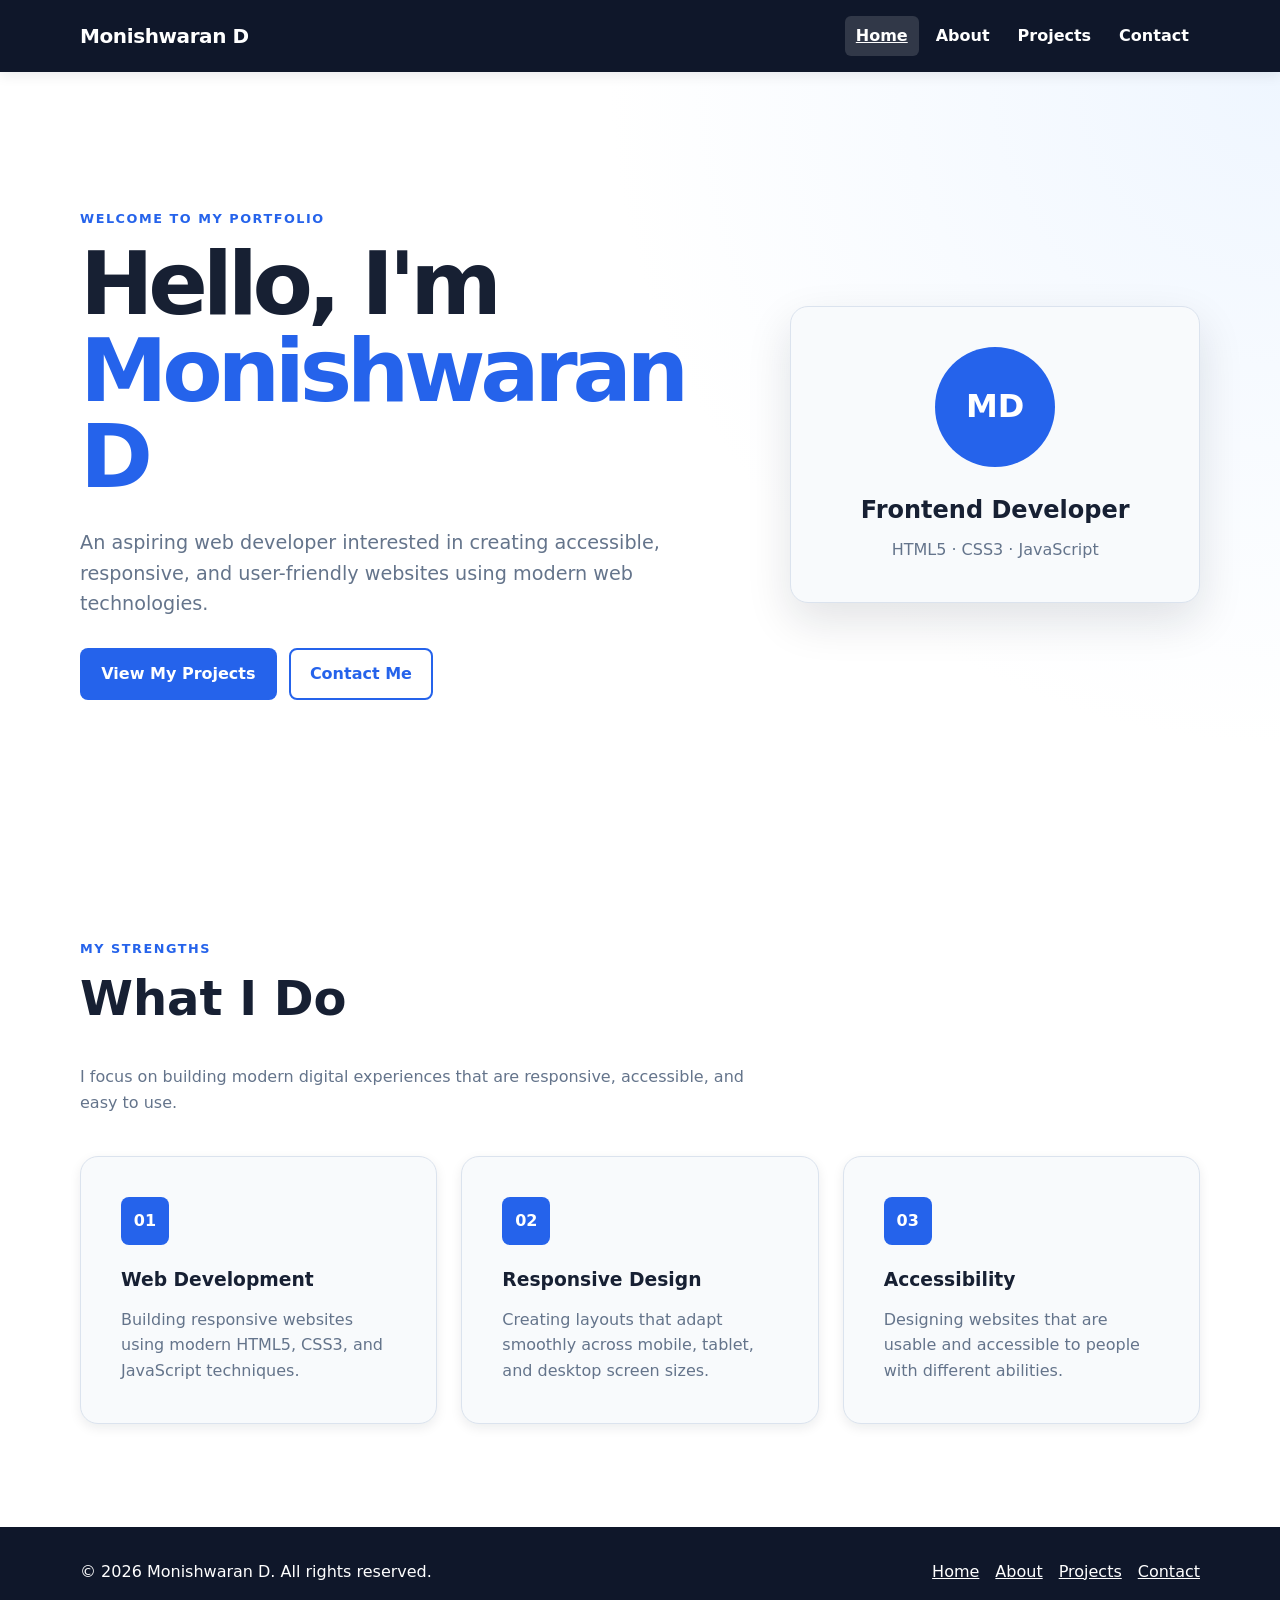
<file: index.html>
<!DOCTYPE html>
<html lang="en">
<head>
    <meta charset="UTF-8">

    <meta name="viewport"
          content="width=device-width, initial-scale=1.0">

    <meta name="description"
          content="Personal portfolio of Monishwaran D, an aspiring web developer focused on responsive and accessible websites.">

    <meta name="author" content="Monishwaran D">

    <meta name="theme-color" content="#2563eb">

    <title>Monishwaran D | Web Developer Portfolio</title>

    <link rel="stylesheet" href="style.css">
</head>

<body>

    <a class="skip-link" href="#main-content">
        Skip to main content
    </a>

    <header class="site-header">

        <nav class="navbar container" aria-label="Primary navigation">

            <a class="logo" href="index.html">
                Monishwaran D
            </a>

            <ul class="nav-list">

                <li>
                    <a href="index.html" aria-current="page">
                        Home
                    </a>
                </li>

                <li>
                    <a href="about.html">
                        About
                    </a>
                </li>

                <li>
                    <a href="projects.html">
                        Projects
                    </a>
                </li>

                <li>
                    <a href="contact.html">
                        Contact
                    </a>
                </li>

            </ul>

        </nav>

    </header>


    <main id="main-content">

        <section class="hero">

            <div class="container hero-grid">

                <div class="hero-content">

                    <p class="eyebrow">
                        Welcome to my portfolio
                    </p>

                    <h1>
                        Hello, I'm
                        <span>Monishwaran D</span>
                    </h1>

                    <p class="hero-text">
                        An aspiring web developer interested in creating
                        accessible, responsive, and user-friendly websites
                        using modern web technologies.
                    </p>

                    <div class="button-group">

                        <a class="button primary-button"
                           href="projects.html">
                            View My Projects
                        </a>

                        <a class="button secondary-button"
                           href="contact.html">
                            Contact Me
                        </a>

                    </div>

                </div>


                <aside class="hero-card" aria-label="Professional summary">

                    <div class="profile-circle">
                        MD
                    </div>

                    <h2>
                        Frontend Developer
                    </h2>

                    <p>
                        HTML5 · CSS3 · JavaScript
                    </p>

                </aside>

            </div>

        </section>


        <section class="section skills-section"
                 aria-labelledby="skills-heading">

            <div class="container">

                <div class="section-heading">

                    <p class="eyebrow">
                        My strengths
                    </p>

                    <h2 id="skills-heading">
                        What I Do
                    </h2>

                    <p>
                        I focus on building modern digital experiences
                        that are responsive, accessible, and easy to use.
                    </p>

                </div>


                <div class="feature-grid">

                    <article class="feature-card">

                        <div class="card-icon">
                            01
                        </div>

                        <h3>
                            Web Development
                        </h3>

                        <p>
                            Building responsive websites using modern
                            HTML5, CSS3, and JavaScript techniques.
                        </p>

                    </article>


                    <article class="feature-card">

                        <div class="card-icon">
                            02
                        </div>

                        <h3>
                            Responsive Design
                        </h3>

                        <p>
                            Creating layouts that adapt smoothly across
                            mobile, tablet, and desktop screen sizes.
                        </p>

                    </article>


                    <article class="feature-card">

                        <div class="card-icon">
                            03
                        </div>

                        <h3>
                            Accessibility
                        </h3>

                        <p>
                            Designing websites that are usable and
                            accessible to people with different abilities.
                        </p>

                    </article>

                </div>

            </div>

        </section>

    </main>


    <footer class="site-footer">

        <div class="container footer-content">

            <p>
                &copy; 2026 Monishwaran D. All rights reserved.
            </p>

            <nav aria-label="Footer navigation">

                <ul class="footer-nav">

                    <li>
                        <a href="index.html">
                            Home
                        </a>
                    </li>

                    <li>
                        <a href="about.html">
                            About
                        </a>
                    </li>

                    <li>
                        <a href="projects.html">
                            Projects
                        </a>
                    </li>

                    <li>
                        <a href="contact.html">
                            Contact
                        </a>
                    </li>

                </ul>

            </nav>

        </div>

    </footer>

</body>
</html>
</file>
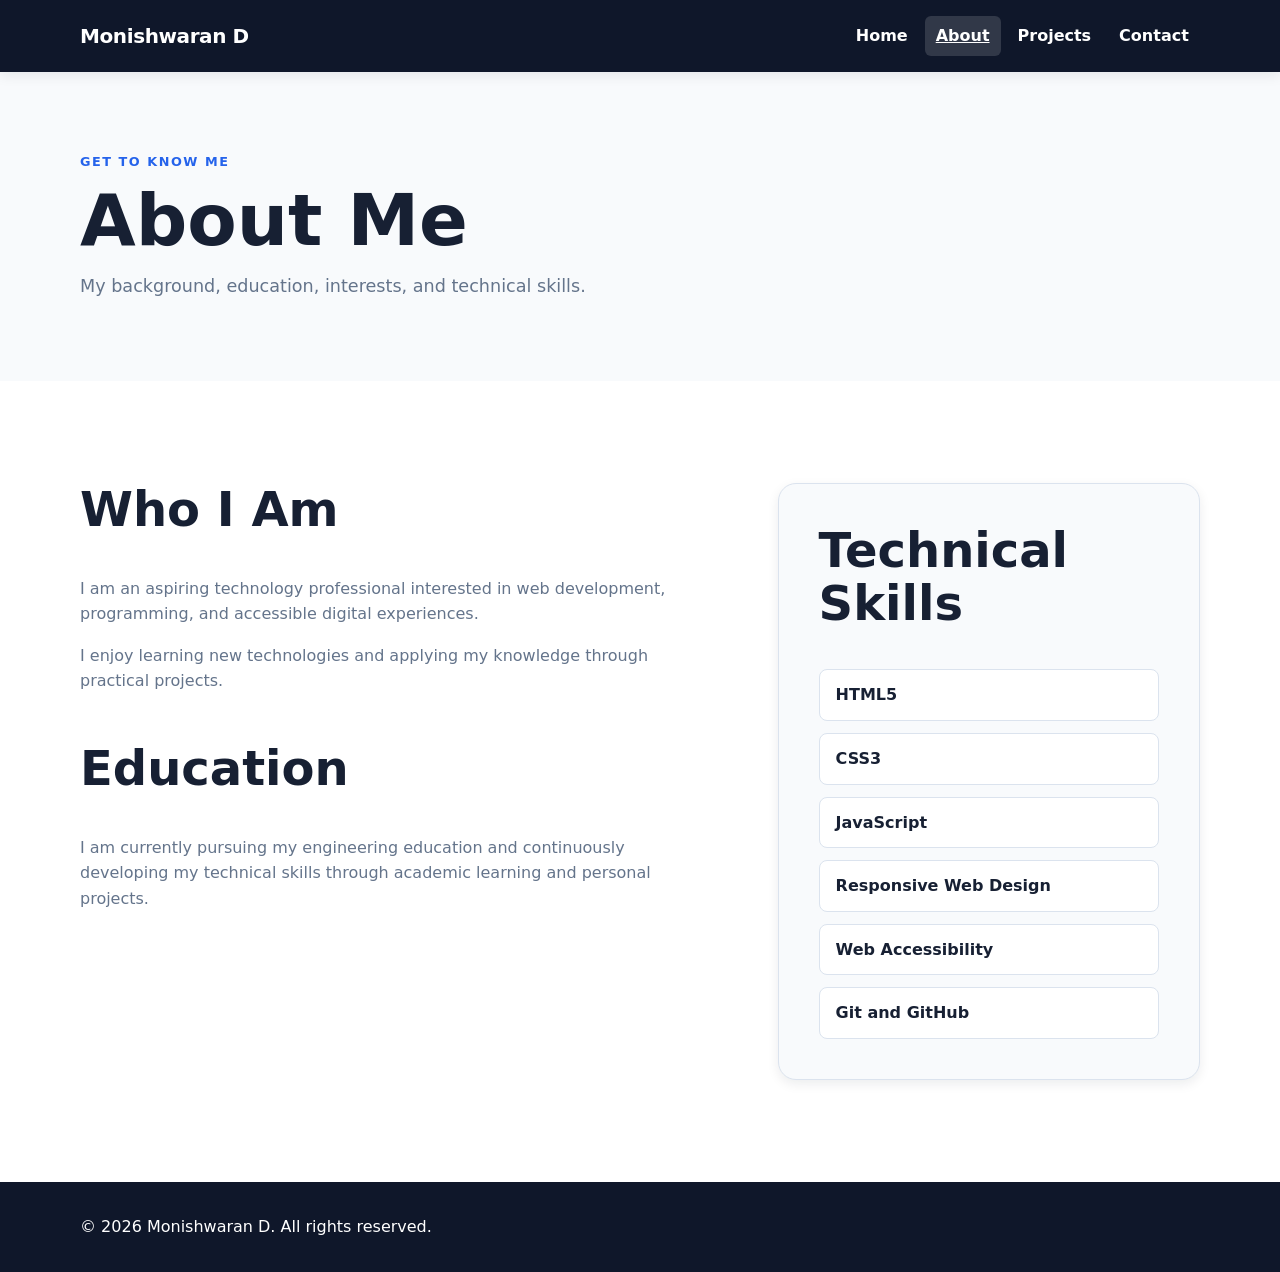
<file: about.html>
<!DOCTYPE html>
<html lang="en">
<head>
    <meta charset="UTF-8">

    <meta name="viewport"
          content="width=device-width, initial-scale=1.0">

    <meta name="description"
          content="Learn about Monishwaran D, his education, interests, and technical skills.">

    <meta name="author" content="Monishwaran D">

    <title>About | Monishwaran D</title>

    <link rel="stylesheet" href="style.css">
</head>

<body>

    <a class="skip-link" href="#main-content">
        Skip to main content
    </a>

    <header class="site-header">

        <nav class="navbar container" aria-label="Primary navigation">

            <a class="logo" href="index.html">
                Monishwaran D
            </a>

            <ul class="nav-list">

                <li>
                    <a href="index.html">
                        Home
                    </a>
                </li>

                <li>
                    <a href="about.html" aria-current="page">
                        About
                    </a>
                </li>

                <li>
                    <a href="projects.html">
                        Projects
                    </a>
                </li>

                <li>
                    <a href="contact.html">
                        Contact
                    </a>
                </li>

            </ul>

        </nav>

    </header>


    <main id="main-content">

        <section class="page-hero">

            <div class="container">

                <p class="eyebrow">
                    Get to know me
                </p>

                <h1>
                    About Me
                </h1>

                <p>
                    My background, education, interests, and technical
                    skills.
                </p>

            </div>

        </section>


        <section class="section">

            <div class="container about-grid">

                <div class="about-content">

                    <h2>
                        Who I Am
                    </h2>

                    <p>
                        I am an aspiring technology professional
                        interested in web development, programming,
                        and accessible digital experiences.
                    </p>

                    <p>
                        I enjoy learning new technologies and applying
                        my knowledge through practical projects.
                    </p>


                    <h2>
                        Education
                    </h2>

                    <p>
                        I am currently pursuing my engineering education
                        and continuously developing my technical skills
                        through academic learning and personal projects.
                    </p>

                </div>


                <aside class="skills-panel"
                       aria-labelledby="skills-heading">

                    <h2 id="skills-heading">
                        Technical Skills
                    </h2>

                    <ul class="skills-list">

                        <li>HTML5</li>
                        <li>CSS3</li>
                        <li>JavaScript</li>
                        <li>Responsive Web Design</li>
                        <li>Web Accessibility</li>
                        <li>Git and GitHub</li>

                    </ul>

                </aside>

            </div>

        </section>

    </main>


    <footer class="site-footer">

        <div class="container footer-content">

            <p>
                &copy; 2026 Monishwaran D. All rights reserved.
            </p>

        </div>

    </footer>

</body>
</html>
</file>
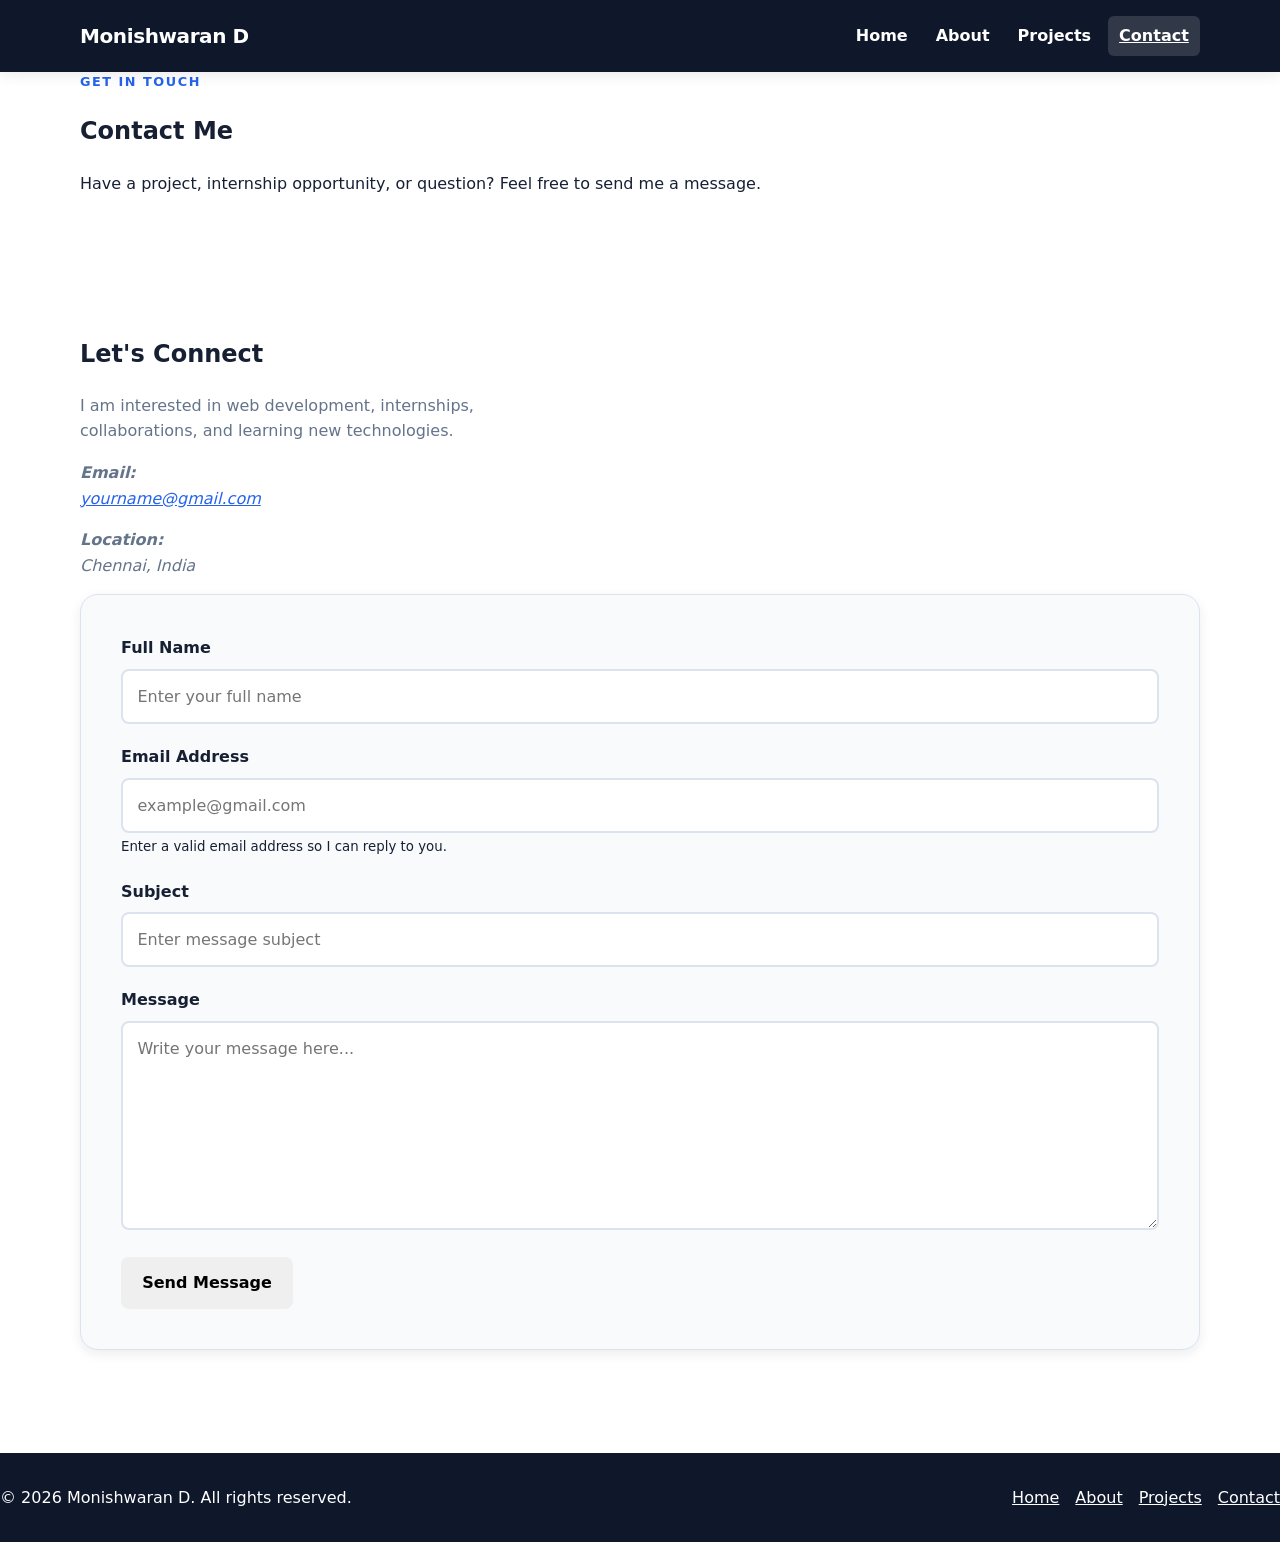
<file: contact.html>
<!DOCTYPE html>
<html lang="en">

<head>

    <meta charset="UTF-8">

    <meta name="viewport" content="width=device-width, initial-scale=1.0">

    <meta name="description"
        content="Contact Monishwaran D for web development opportunities, internships, collaborations, and questions.">

    <meta name="author" content="Monishwaran D">

    <meta name="robots" content="index, follow">

    <meta name="theme-color" content="#111827">

    <link rel="canonical" href="https://your-domain.com/contact.html">

    <title>Contact | Monishwaran D</title>

    <link rel="stylesheet" href="style.css">

</head>

<body>

    <a class="skip-link" href="#main-content">
        Skip to main content
    </a>


    <!-- HEADER -->

    <header class="site-header">

        <nav class="navbar container" aria-label="Primary navigation">

            <a
                class="logo"
                href="index.html"
                aria-label="Monishwaran D home"
            >
                Monishwaran D
            </a>

            <ul class="nav-list">

                <li>
                    <a href="index.html">
                        Home
                    </a>
                </li>

                <li>
                    <a href="about.html">
                        About
                    </a>
                </li>

                <li>
                    <a href="projects.html">
                        Projects
                    </a>
                </li>

                <li>
                    <a href="contact.html" aria-current="page">
                        Contact
                    </a>
                </li>

            </ul>

        </nav>

    </header>


    <!-- MAIN -->

    <main id="main-content">

        <section
            class="page-header"
            aria-labelledby="contact-title"
        >

            <div class="container">

                <p class="eyebrow">
                    Get in touch
                </p>

                <h1 id="contact-title">
                    Contact Me
                </h1>

                <p>
                    Have a project, internship opportunity, or question?
                    Feel free to send me a message.
                </p>

            </div>

        </section>


        <section
            class="section contact"
            aria-labelledby="contact-section-title"
        >

            <div class="container contact-layout">


                <!-- CONTACT INFORMATION -->

                <aside
                    class="contact-info"
                    aria-labelledby="contact-section-title"
                >

                    <h2 id="contact-section-title">
                        Let's Connect
                    </h2>

                    <p>
                        I am interested in web development,
                        internships, collaborations, and learning
                        new technologies.
                    </p>

                    <address>

                        <p>
                            <strong>Email:</strong><br>

                            <a href="mailto:yourname@gmail.com">
                                yourname@gmail.com
                            </a>
                        </p>

                        <p>
                            <strong>Location:</strong><br>
                            Chennai, India
                        </p>

                    </address>

                </aside>


                <!-- ACCESSIBLE FORM -->

                <form
                    class="contact-form"
                    action="#"
                    method="post"
                    aria-label="Contact form"
                >

                    <div class="form-group">

                        <label for="contact-name">
                            Full Name
                        </label>

                        <input
                            type="text"
                            id="contact-name"
                            name="name"
                            autocomplete="name"
                            placeholder="Enter your full name"
                            required
                            aria-required="true"
                        >

                    </div>


                    <div class="form-group">

                        <label for="contact-email">
                            Email Address
                        </label>

                        <input
                            type="email"
                            id="contact-email"
                            name="email"
                            autocomplete="email"
                            placeholder="example@gmail.com"
                            required
                            aria-required="true"
                            aria-describedby="email-help"
                        >

                        <small id="email-help">
                            Enter a valid email address so I can
                            reply to you.
                        </small>

                    </div>


                    <div class="form-group">

                        <label for="contact-subject">
                            Subject
                        </label>

                        <input
                            type="text"
                            id="contact-subject"
                            name="subject"
                            placeholder="Enter message subject"
                            required
                            aria-required="true"
                        >

                    </div>


                    <div class="form-group">

                        <label for="contact-message">
                            Message
                        </label>

                        <textarea
                            id="contact-message"
                            name="message"
                            rows="7"
                            placeholder="Write your message here..."
                            required
                            aria-required="true"
                        ></textarea>

                    </div>


                    <button
                        type="submit"
                        class="button"
                    >
                        Send Message
                    </button>

                </form>

            </div>

        </section>

    </main>


    <!-- FOOTER -->

    <footer class="site-footer">

        <div class="footer-content">

            <p>
                &copy; 2026 Monishwaran D. All rights reserved.
            </p>

            <nav aria-label="Footer navigation">

                <ul class="footer-nav">

                    <li><a href="index.html">Home</a></li>

                    <li><a href="about.html">About</a></li>

                    <li><a href="projects.html">Projects</a></li>

                    <li><a href="contact.html">Contact</a></li>

                </ul>

            </nav>

        </div>

    </footer>

</body>

</html>
</file>
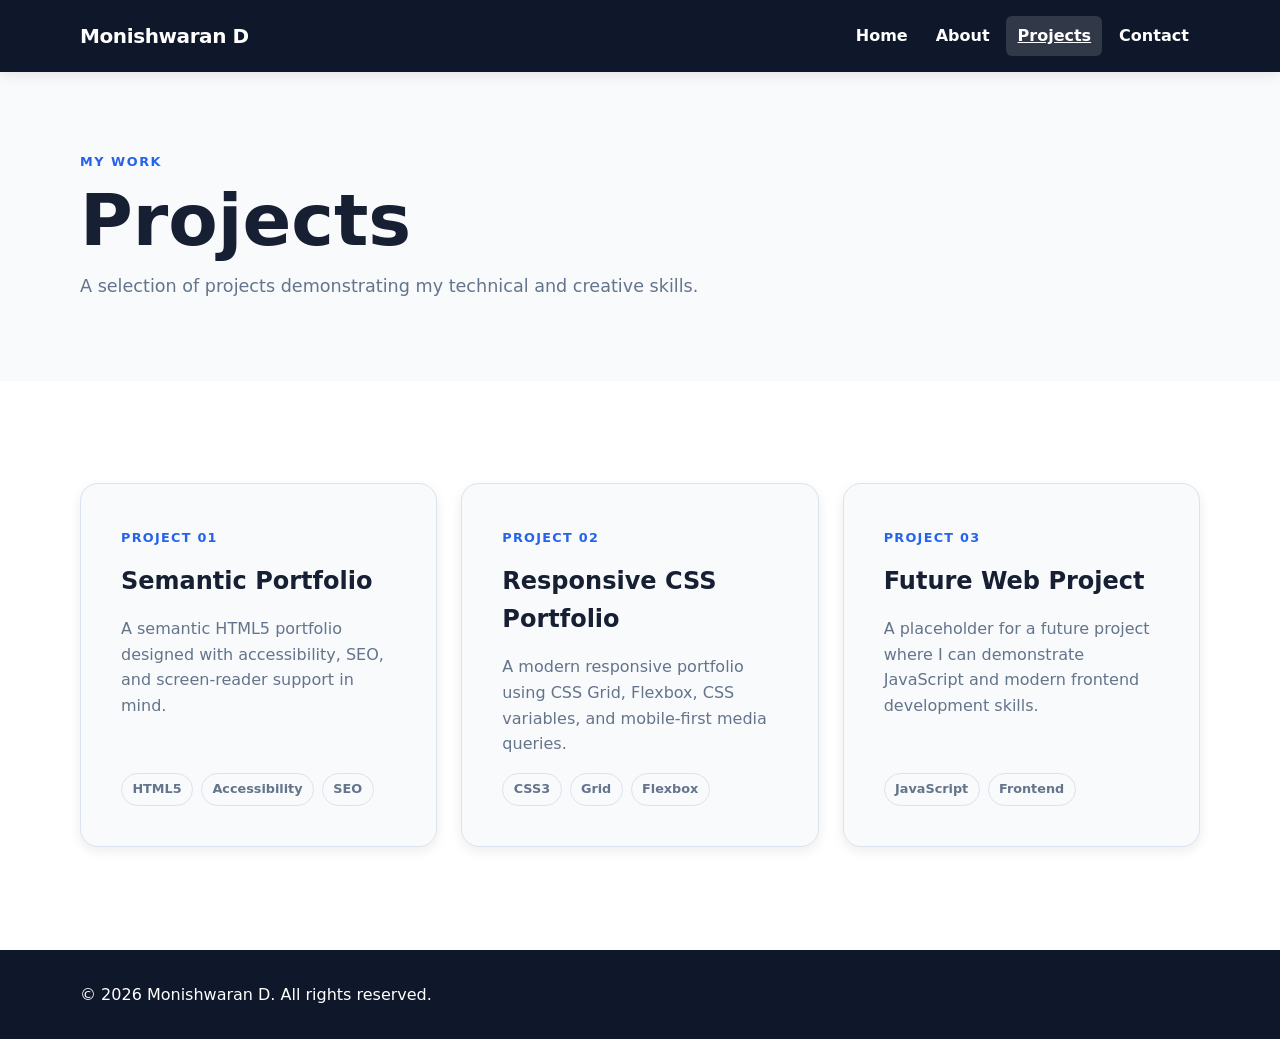
<file: projects.html>
<!DOCTYPE html>
<html lang="en">
<head>
    <meta charset="UTF-8">

    <meta name="viewport"
          content="width=device-width, initial-scale=1.0">

    <meta name="description"
          content="Projects created by Monishwaran D using modern web development technologies.">

    <meta name="author" content="Monishwaran D">

    <title>Projects | Monishwaran D</title>

    <link rel="stylesheet" href="style.css">
</head>

<body>

    <a class="skip-link" href="#main-content">
        Skip to main content
    </a>

    <header class="site-header">

        <nav class="navbar container" aria-label="Primary navigation">

            <a class="logo" href="index.html">
                Monishwaran D
            </a>

            <ul class="nav-list">

                <li>
                    <a href="index.html">
                        Home
                    </a>
                </li>

                <li>
                    <a href="about.html">
                        About
                    </a>
                </li>

                <li>
                    <a href="projects.html" aria-current="page">
                        Projects
                    </a>
                </li>

                <li>
                    <a href="contact.html">
                        Contact
                    </a>
                </li>

            </ul>

        </nav>

    </header>


    <main id="main-content">

        <section class="page-hero">

            <div class="container">

                <p class="eyebrow">
                    My work
                </p>

                <h1>
                    Projects
                </h1>

                <p>
                    A selection of projects demonstrating my technical
                    and creative skills.
                </p>

            </div>

        </section>


        <section class="section">

            <div class="container">

                <div class="project-grid">


                    <article class="project-card">

                        <div>

                            <span class="project-number">
                                Project 01
                            </span>

                            <h2>
                                Semantic Portfolio
                            </h2>

                            <p>
                                A semantic HTML5 portfolio designed with
                                accessibility, SEO, and screen-reader
                                support in mind.
                            </p>

                        </div>

                        <div class="tags">

                            <span>HTML5</span>
                            <span>Accessibility</span>
                            <span>SEO</span>

                        </div>

                    </article>


                    <article class="project-card">

                        <div>

                            <span class="project-number">
                                Project 02
                            </span>

                            <h2>
                                Responsive CSS Portfolio
                            </h2>

                            <p>
                                A modern responsive portfolio using CSS
                                Grid, Flexbox, CSS variables, and
                                mobile-first media queries.
                            </p>

                        </div>

                        <div class="tags">

                            <span>CSS3</span>
                            <span>Grid</span>
                            <span>Flexbox</span>

                        </div>

                    </article>


                    <article class="project-card">

                        <div>

                            <span class="project-number">
                                Project 03
                            </span>

                            <h2>
                                Future Web Project
                            </h2>

                            <p>
                                A placeholder for a future project where
                                I can demonstrate JavaScript and modern
                                frontend development skills.
                            </p>

                        </div>

                        <div class="tags">

                            <span>JavaScript</span>
                            <span>Frontend</span>

                        </div>

                    </article>


                </div>

            </div>

        </section>

    </main>


    <footer class="site-footer">

        <div class="container footer-content">

            <p>
                &copy; 2026 Monishwaran D. All rights reserved.
            </p>

        </div>

    </footer>

</body>
</html>
</file>
<file: style.css>
/* =========================================================
   ADVANCED CSS3 & RESPONSIVE ARCHITECTURE
   Monishwaran D Portfolio
========================================================= */


/* =========================================================
   1. CSS VARIABLES
========================================================= */

:root {

    --color-primary: #2563eb;
    --color-primary-dark: #1d4ed8;

    --color-background: #ffffff;
    --color-surface: #f8fafc;
    --color-surface-alt: #eff6ff;

    --color-text: #172033;
    --color-text-muted: #64748b;

    --color-border: #dbe3ee;

    --color-header: #0f172a;
    --color-header-text: #ffffff;

    --shadow-small:
        0 4px 12px rgba(15, 23, 42, 0.08);

    --shadow-large:
        0 18px 45px rgba(15, 23, 42, 0.12);

    --radius-small: 8px;
    --radius-large: 18px;

    --max-width: 1120px;

    --space-xs: 0.5rem;
    --space-sm: 1rem;
    --space-md: 1.5rem;
    --space-lg: 2.5rem;
    --space-xl: 4rem;

    --transition:
        180ms ease;
}


/* =========================================================
   2. DARK MODE
========================================================= */

@media (prefers-color-scheme: dark) {

    :root {

        --color-background: #0f172a;
        --color-surface: #111c31;
        --color-surface-alt: #172554;

        --color-text: #e5e7eb;
        --color-text-muted: #a8b3c7;

        --color-border: #334155;

        --color-header: #020617;

        --shadow-small:
            0 4px 12px rgba(0, 0, 0, 0.25);

        --shadow-large:
            0 18px 45px rgba(0, 0, 0, 0.35);
    }
}


/* =========================================================
   3. RESET
========================================================= */

*,
*::before,
*::after {
    box-sizing: border-box;
}


html {
    scroll-behavior: smooth;
}


body {

    margin: 0;

    min-height: 100vh;

    font-family:
        Inter,
        system-ui,
        -apple-system,
        BlinkMacSystemFont,
        "Segoe UI",
        sans-serif;

    line-height: 1.6;

    color: var(--color-text);

    background:
        var(--color-background);

    transition:
        background-color var(--transition),
        color var(--transition);
}


img {
    max-width: 100%;
    height: auto;
}


a {
    color: var(--color-primary);
}


button,
input,
textarea {
    font: inherit;
}


/* =========================================================
   4. ACCESSIBILITY
========================================================= */

.skip-link {

    position: absolute;

    left: 1rem;
    top: -100px;

    z-index: 9999;

    padding: 0.75rem 1rem;

    background: #000000;
    color: #ffffff;

    text-decoration: none;

    font-weight: 700;

    border-radius: var(--radius-small);
}


.skip-link:focus {
    top: 1rem;
}


:focus-visible {

    outline:
        3px solid #f59e0b;

    outline-offset: 4px;
}


/* =========================================================
   5. CONTAINER
========================================================= */

.container {

    width: min(
        92%,
        var(--max-width)
    );

    margin-inline: auto;
}


/* =========================================================
   6. HEADER + FLEXBOX
========================================================= */

.site-header {

    position: sticky;

    top: 0;

    z-index: 1000;

    background:
        var(--color-header);

    box-shadow:
        var(--shadow-small);
}


.navbar {

    min-height: 72px;

    display: flex;

    flex-direction: column;

    align-items: flex-start;

    justify-content: center;

    gap: 0.75rem;

}


.logo {

    color:
        var(--color-header-text);

    text-decoration: none;

    font-size: 1.25rem;

    font-weight: 800;

    letter-spacing: -0.02em;
}


.nav-list {

    display: flex;

    flex-wrap: wrap;

    gap: 0.35rem;

    padding: 0;

    margin: 0;

    list-style: none;
}


.nav-list a {

    display: block;

    padding: 0.45rem 0.7rem;

    color:
        var(--color-header-text);

    text-decoration: none;

    border-radius: 6px;

    font-weight: 600;

    transition:
        background-color var(--transition);
}


.nav-list a:hover,
.nav-list a[aria-current="page"] {

    background:
        rgba(255, 255, 255, 0.14);

    text-decoration: underline;
}


/* =========================================================
   7. HERO
   CSS GRID
========================================================= */

.hero {

    min-height: 85vh;

    display: grid;

    align-items: center;

    background:

        radial-gradient(
            circle at top right,
            var(--color-surface-alt),
            transparent 45%
        ),

        var(--color-background);
}


.hero-grid {

    display: grid;

    gap: var(--space-xl);

    padding-block: 5rem;
}


.hero-content {
    max-width: 720px;
}


.eyebrow {

    margin: 0 0 0.75rem;

    color:
        var(--color-primary);

    font-size: 0.8rem;

    font-weight: 800;

    letter-spacing: 0.12em;

    text-transform: uppercase;
}


.hero h1 {

    margin: 0;

    font-size:
        clamp(2.7rem, 10vw, 5.5rem);

    line-height: 0.98;

    letter-spacing: -0.06em;
}


.hero h1 span {

    display: block;

    color:
        var(--color-primary);
}


.hero-text {

    max-width: 650px;

    margin-block: 1.75rem;

    color:
        var(--color-text-muted);

    font-size:
        clamp(1rem, 2vw, 1.2rem);
}


.button-group {

    display: flex;

    flex-wrap: wrap;

    gap: 0.75rem;
}


.button {

    display: inline-flex;

    align-items: center;

    justify-content: center;

    min-height: 46px;

    padding:
        0.7rem 1.2rem;

    border:
        2px solid transparent;

    border-radius:
        var(--radius-small);

    font-weight: 700;

    text-decoration: none;

    cursor: pointer;

    transition:
        transform var(--transition),
        background-color var(--transition),
        color var(--transition);
}


.button:hover {

    transform:
        translateY(-2px);
}


.primary-button {

    background:
        var(--color-primary);

    color: #ffffff;
}


.primary-button:hover {

    background:
        var(--color-primary-dark);
}


.secondary-button {

    border-color:
        var(--color-primary);

    background:
        transparent;

    color:
        var(--color-primary);
}


.secondary-button:hover {

    background:
        var(--color-surface-alt);
}


/* =========================================================
   8. HERO CARD
========================================================= */

.hero-card {

    padding:
        var(--space-lg);

    background:
        var(--color-surface);

    border:
        1px solid var(--color-border);

    border-radius:
        var(--radius-large);

    box-shadow:
        var(--shadow-large);

    text-align: center;
}


.profile-circle {

    width: 120px;
    aspect-ratio: 1;

    display: grid;

    place-items: center;

    margin: 0 auto 1.5rem;

    border-radius: 50%;

    background:
        var(--color-primary);

    color: #ffffff;

    font-size: 2rem;

    font-weight: 900;
}


.hero-card h2 {
    margin-bottom: 0.5rem;
}


.hero-card p {
    margin: 0;
    color: var(--color-text-muted);
}


/* =========================================================
   9. GENERAL SECTIONS
========================================================= */

.section {

    padding-block:
        clamp(4rem, 8vw, 7rem);
}


.section-heading {

    max-width: 700px;

    margin-bottom:
        var(--space-lg);
}


.section-heading h2,
.about-content h2,
.skills-panel h2 {

    margin-top: 0;

    font-size:
        clamp(2rem, 5vw, 3rem);

    line-height: 1.1;
}


.section-heading p:not(.eyebrow) {

    color:
        var(--color-text-muted);
}


/* =========================================================
   10. FEATURE GRID
   CSS GRID
========================================================= */

.feature-grid {

    display: grid;

    gap: var(--space-md);
}


.feature-card {

    padding:
        var(--space-lg);

    background:
        var(--color-surface);

    border:
        1px solid var(--color-border);

    border-radius:
        var(--radius-large);

    box-shadow:
        var(--shadow-small);

    transition:
        transform var(--transition),
        box-shadow var(--transition);
}


.feature-card:hover {

    transform:
        translateY(-5px);

    box-shadow:
        var(--shadow-large);
}


.card-icon {

    width: 48px;
    height: 48px;

    display: grid;

    place-items: center;

    margin-bottom: 1.25rem;

    background:
        var(--color-primary);

    color: #ffffff;

    border-radius:
        var(--radius-small);

    font-weight: 800;
}


.feature-card h3 {
    margin-bottom: 0.75rem;
}


.feature-card p {

    margin: 0;

    color:
        var(--color-text-muted);
}


/* =========================================================
   11. PAGE HERO
========================================================= */

.page-hero {

    padding-block:
        5rem;

    background:
        var(--color-surface);
}


.page-hero h1 {

    margin: 0 0 1rem;

    font-size:
        clamp(2.5rem, 7vw, 4.5rem);

    line-height: 1;
}


.page-hero p:not(.eyebrow) {

    max-width: 650px;

    margin: 0;

    color:
        var(--color-text-muted);

    font-size: 1.1rem;
}


/* =========================================================
   12. ABOUT GRID
========================================================= */

.about-grid {

    display: grid;

    gap: var(--space-xl);
}


.about-content p {

    max-width: 700px;

    color:
        var(--color-text-muted);
}


.about-content h2:not(:first-child) {

    margin-top:
        3rem;
}


.skills-panel {

    align-self: start;

    padding:
        var(--space-lg);

    background:
        var(--color-surface);

    border:
        1px solid var(--color-border);

    border-radius:
        var(--radius-large);

    box-shadow:
        var(--shadow-small);
}


.skills-list {

    display: grid;

    gap: 0.75rem;

    padding: 0;

    margin: 0;

    list-style: none;
}


.skills-list li {

    padding:
        0.75rem 1rem;

    border:
        1px solid var(--color-border);

    border-radius:
        var(--radius-small);

    background:
        var(--color-background);

    font-weight: 600;
}


/* =========================================================
   13. PROJECT GRID
========================================================= */

.project-grid {

    display: grid;

    gap: var(--space-md);
}


.project-card {

    min-height: 330px;

    display: flex;

    flex-direction: column;

    justify-content: space-between;

    padding:
        var(--space-lg);

    background:
        var(--color-surface);

    border:
        1px solid var(--color-border);

    border-radius:
        var(--radius-large);

    box-shadow:
        var(--shadow-small);

    transition:
        transform var(--transition),
        box-shadow var(--transition);
}


.project-card:hover {

    transform:
        translateY(-6px);

    box-shadow:
        var(--shadow-large);
}


.project-number {

    color:
        var(--color-primary);

    font-size: 0.8rem;

    font-weight: 800;

    text-transform: uppercase;

    letter-spacing: 0.1em;
}


.project-card h2 {

    margin-block:
        0.75rem 1rem;
}


.project-card p {

    color:
        var(--color-text-muted);
}


.tags {

    display: flex;

    flex-wrap: wrap;

    gap: 0.5rem;
}


.tags span {

    padding:
        0.35rem 0.65rem;

    border:
        1px solid var(--color-border);

    border-radius: 999px;

    color:
        var(--color-text-muted);

    font-size: 0.8rem;

    font-weight: 700;
}


/* =========================================================
   14. CONTACT GRID
========================================================= */

.contact-grid {

    display: grid;

    gap: var(--space-xl);
}


.contact-info p {

    max-width: 500px;

    color:
        var(--color-text-muted);
}


.contact-item {

    display: flex;

    flex-direction: column;

    gap: 0.25rem;

    margin-top: 1.5rem;
}


.contact-item a {

    width: fit-content;
}


/* =========================================================
   15. CONTACT FORM
========================================================= */

.contact-form {

    padding:
        var(--space-lg);

    background:
        var(--color-surface);

    border:
        1px solid var(--color-border);

    border-radius:
        var(--radius-large);

    box-shadow:
        var(--shadow-small);
}


.form-group {

    margin-bottom:
        1.25rem;
}


.form-group label {

    display: block;

    margin-bottom:
        0.5rem;

    font-weight: 700;
}


.form-group input,
.form-group textarea {

    width: 100%;

    padding:
        0.8rem 0.9rem;

    border:
        2px solid var(--color-border);

    border-radius:
        var(--radius-small);

    background:
        var(--color-background);

    color:
        var(--color-text);

    transition:
        border-color var(--transition);
}


.form-group textarea {

    min-height: 160px;

    resize: vertical;
}


.form-group input:focus,
.form-group textarea:focus {

    border-color:
        var(--color-primary);

    outline: none;
}


/* =========================================================
   16. FOOTER
========================================================= */

.site-footer {

    padding-block:
        2rem;

    background:
        var(--color-header);

    color:
        #ffffff;
}


.footer-content {

    display: flex;

    flex-direction: column;

    align-items: center;

    gap: 1rem;

    text-align: center;
}


.footer-content p {
    margin: 0;
}


.footer-nav {

    display: flex;

    flex-wrap: wrap;

    justify-content: center;

    gap: 1rem;

    padding: 0;

    margin: 0;

    list-style: none;
}


.footer-nav a {
    color: #ffffff;
}


/* =========================================================
   17. TABLET
========================================================= */

@media (min-width: 700px) {

    .navbar {

        flex-direction: row;

        align-items: center;

        justify-content: space-between;
    }


    .hero-grid {

        grid-template-columns:
            1.5fr 1fr;

        align-items: center;
    }


    .feature-grid {

        grid-template-columns:
            repeat(2, 1fr);
    }


    .about-grid {

        grid-template-columns:
            1.5fr 1fr;

        align-items: start;
    }


    .project-grid {

        grid-template-columns:
            repeat(2, 1fr);
    }


    .contact-grid {

        grid-template-columns:
            0.8fr 1.2fr;

        align-items: start;
    }


    .contact-item {

        flex-direction: column;
    }


    .footer-content {

        flex-direction: row;

        justify-content: space-between;

        text-align: left;
    }
}


/* =========================================================
   18. DESKTOP
========================================================= */

@media (min-width: 1000px) {

    .feature-grid {

        grid-template-columns:
            repeat(3, 1fr);
    }


    .project-grid {

        grid-template-columns:
            repeat(3, 1fr);
    }


    .hero-grid {

        gap: 6rem;
    }
}


/* =========================================================
   19. REDUCED MOTION
========================================================= */

@media (prefers-reduced-motion: reduce) {

    html {
        scroll-behavior: auto;
    }

    *,
    *::before,
    *::after {

        animation-duration:
            0.01ms !important;

        animation-iteration-count:
            1 !important;

        transition-duration:
            0.01ms !important;

        scroll-behavior:
            auto !important;
    }
}
</file>
